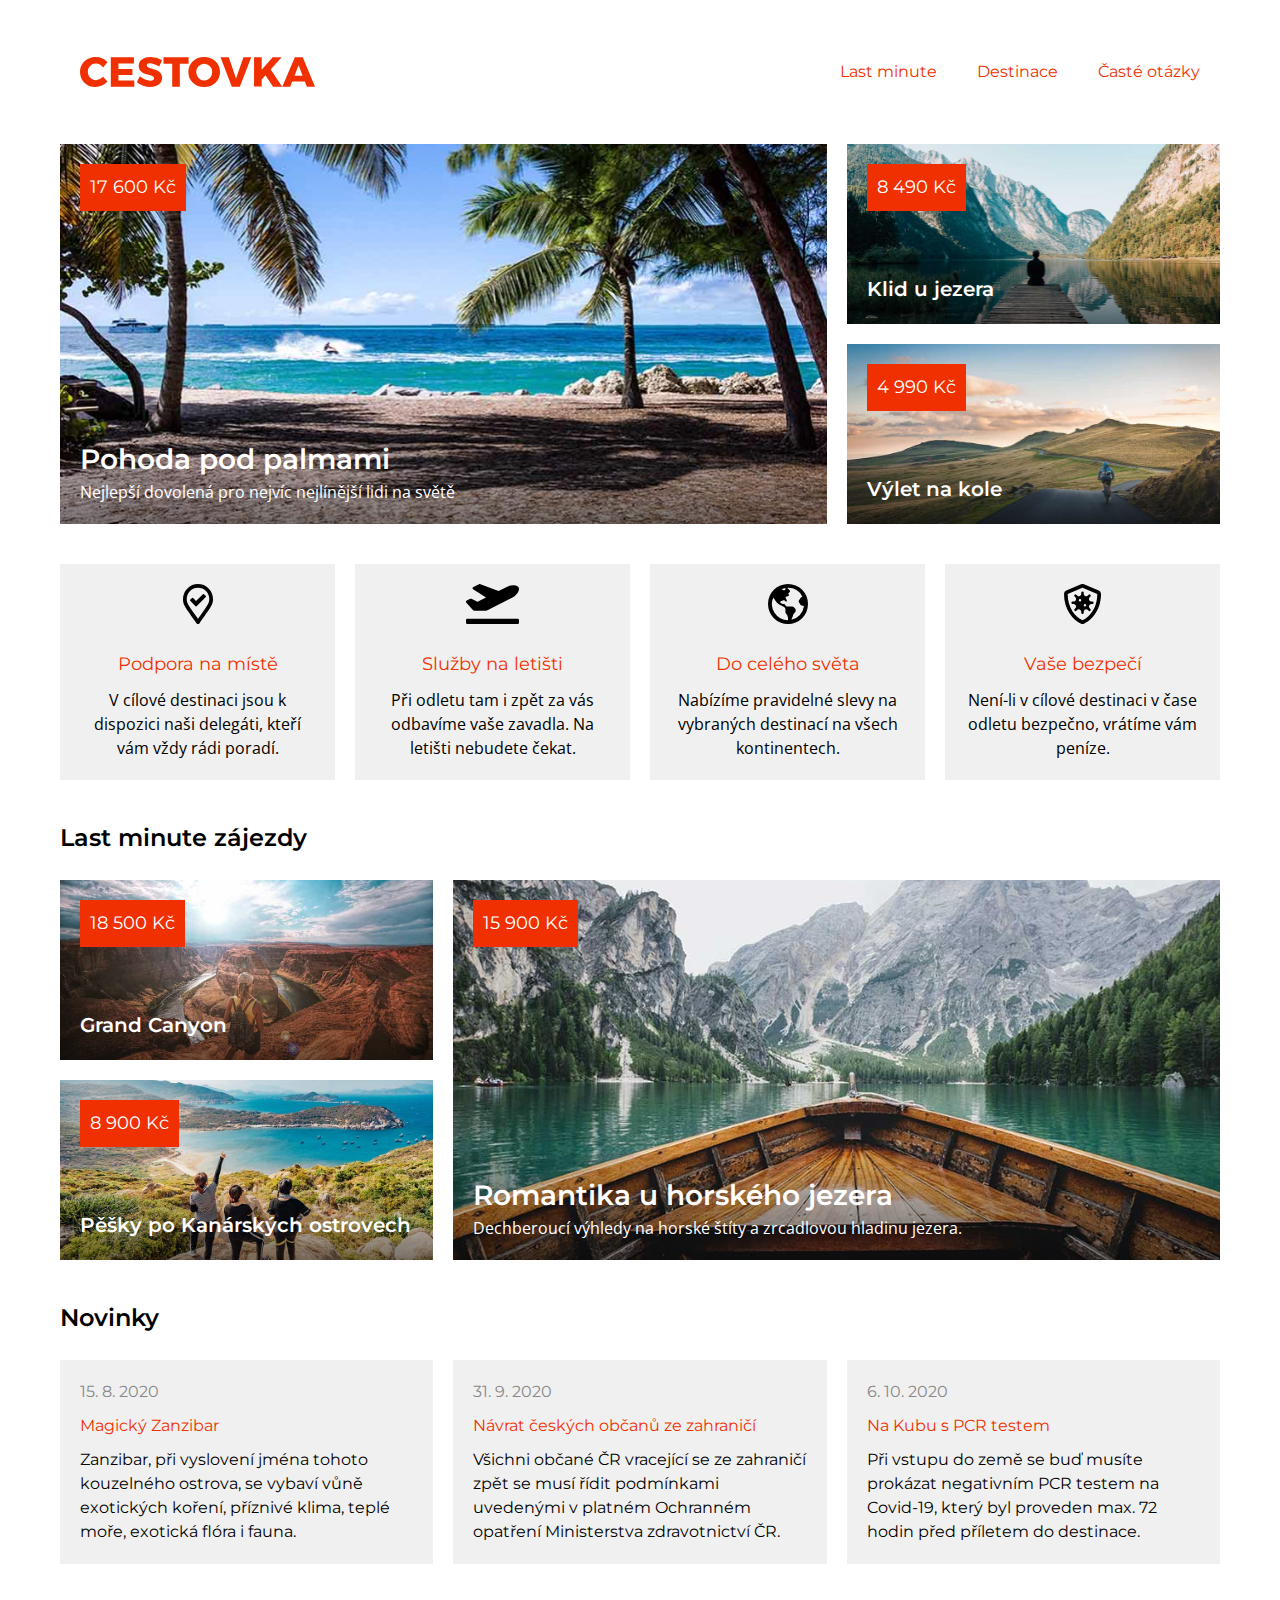
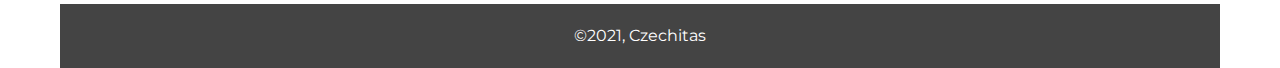
<file: index.html>
<!DOCTYPE html>
<html lang="cs">
<head>
    <meta charset="UTF-8">
    <meta http-equiv="X-UA-Compatible" content="IE=edge">
    <meta name="viewport" content="width=device-width, initial-scale=1.0">
    <title>Cestovka - Homepage</title>
    <link rel="stylesheet" href="css/style.css">
    <link rel="preconnect" href="https://fonts.googleapis.com">
    <link rel="preconnect" href="https://fonts.gstatic.com" crossorigin>
    <link href="https://fonts.googleapis.com/css2?family=Montserrat:wght@400;600&family=Open+Sans&display=swap" rel="stylesheet">
</head>
<body>
    <div class="container">
        <header class="site-header">
            <div class="logo">
                <a href="index.html"><img class="logo__image" src="images/logo.svg" alt="Logo Cestovky"></a>
            </div>
            <nav class="navigation">
                <ul class="menu">
                    <li class="menu__item"><a class="menu__link" href="#lastminute">Last minute</a></li>
                    <li class="menu__item"><a class="menu__link" href="destinations.html">Destinace</a></li>
                    <li class="menu__item"><a class="menu__link" href="#">Časté otázky</a></li>
                </ul>
            </nav>
        </header>
        <section class="offers">
            <div class="offer offer--big">
                <div class="offer__price">17&nbsp;600&nbsp;Kč</div>
                <div class="offer__image">
                    <img class="image" srcset="images/palmy.png, images/palmy@2x.png 2x" alt="Zájezd Pohoda pod palmami">
                </div>
                <div class="offer__text">                               
                    <h2 class="offer__heading offer__heading--big"><a class="offer__heading-link" href="offer.html">Pohoda pod palmami</a></h2>
                    <p class="offer__description">Nejlepší dovolená pro nejvíc nejlínější lidi na světě</p>
                </div>
            </div>
            <div class="offer offer--small">                
                <div class="offer__price">8&nbsp;490&nbsp;Kč</div>
                <div class="offer__image">
                    <img class="offer__image" srcset="images/jezero2.png, images/jezero2@2x.png 2x" alt="Zájezd Klid u jezera">                
                </div>
                <div class="offer__text">                    
                    <h2 class="offer__heading">Klid u jezera</h2>
                </div>
            </div>
            <div class="offer offer--small">  
                <div class="offer__price">4&nbsp;990&nbsp;Kč</div>  
                <div class="offer__image">                            
                    <img class="offer__image" srcset="images/nakole.png, images/nakole@2x.png 2x" alt="Zájezd Výlet na kole">        
                </div>
                <div class="offer__text">                    
                    <h2 class="offer__heading">Výlet na kole</h2>
                </div>
            </div>
        </section>
        <section class="cards">
            <div class="card">
                <div class="card__icon">
                    <img class="icon" src="images/map.svg" alt="Ikona mapy">
                </div>
                <div class="card__text">
                    <h3 class="card__heading">Podpora na místě</h3>
                    <p class="card__description">V cílové destinaci jsou k dispozici naši delegáti, kteří vám vždy rádi poradí.</p>
                </div>
            </div>
            <div class="card">
                <div class="card__icon">
                    <img class="icon" src="images/plane.svg" alt="Ikona letadla">
                </div>
                <div class="card__text">
                    <h3 class="card__heading">Služby na letišti</h3>
                    <p class="card__description">Při odletu tam i zpět za vás odbavíme vaše zavadla. Na letišti nebudete čekat.</p>
                </div>
            </div>
            <div class="card">
                <div class="card__icon">
                    <img class="icon" src="images/globe.svg" alt="Ikona zeměkoule">
                </div>
                <div class="card__text">
                    <h3 class="card__heading">Do celého světa</h3>
                    <p class="card__description">Nabízíme pravidelné slevy na vybraných destinací na všech kontinentech.</p>
                </div>
            </div>
            <div class="card">
                <div class="card__icon">
                    <img class="icon" src="images/shield.svg" alt="Ikona štítu">
                </div>
                <div class="card__text">
                    <h3 class="card__heading">Vaše bezpečí</h3>
                    <p class="card__description">Není-li v cílové destinaci v čase odletu bezpečno, vrátíme vám peníze.</p>
                </div>
            </div>
        </section>
        <h3 class="heading" id="lastminute">Last minute zájezdy</h3>
        <section class="offers">
            <div class="offer offer--big offer--big2">
                <div class="offer__price">15&nbsp;900&nbsp;Kč</div>
                <div class="offer__image">
                    <img class="image" srcset="images/lodicka.png, images/lodicka@2x.png 2x" alt="Zájezd Romantika u horského jezera">
                </div>
                <div class="offer__text">
                    <h2 class="offer__heading offer__heading--big">Romantika u horského jezera</h2>
                    <p class="offer__description">Dechberoucí výhledy na horské štíty a zrcadlovou hladinu jezera.</p>
                </div>
            </div>
            <div class="offer offer--small">
                <div class="offer__price">18&nbsp;500&nbsp;Kč</div>
                <div class="offer__image">
                    <img class="image" srcset="images/podkova.png, images/podkova@2x.png 2x" alt="Zájezd Grand Canyon">
                </div>
                <div class="offer__text">
                    <h2 class="offer__heading">Grand Canyon</h2>
                </div>
            </div>
            <div class="offer offer--small">
                <div class="offer__price">8&nbsp;900&nbsp;Kč</div>
                <div class="offer__image">
                    <img class="image" srcset="images/zatoka.png, images/zatoka@2x.png 2x" alt="Zájezd Pěšky po Kanárských ostrovech">
                </div>
                <div class="offer__text">
                    <h2 class="offer__heading">Pěšky po Kanárských ostrovech</h2>
                </div>
            </div>
        </section>
        <h3 class="heading">Novinky</h3>
        <section class="articles">
            <article class="article">
                <div class="article__date">15.&nbsp;8.&nbsp;2020</div>
                <h4 class="article__heading">Magický Zanzibar</h4>
                <p class="article__description">Zanzibar, při vyslovení jména tohoto kouzelného ostrova, se vybaví vůně exotických koření, příznivé klima, teplé moře, exotická flóra i fauna.</p>
            </article>
            <article class="article">
                <div class="article__date">31.&nbsp;9.&nbsp;2020</div>
                <h4 class="article__heading">Návrat českých občanů ze zahraničí</h4>
                <p class="article__description">Všichni občané ČR vracející se ze zahraničí zpět se musí řídit podmínkami uvedenými v platném Ochranném opatření Ministerstva zdravotnictví ČR.</p>
            </article>
            <article class="article">
                <div class="article__date">6.&nbsp;10.&nbsp;2020</div>
                <h4 class="article__heading">Na Kubu s PCR testem</h4>
                <p class="article__description">Při vstupu do země se buď musíte prokázat negativním PCR testem na Covid-19, který byl proveden max. 72 hodin před příletem do destinace.</p>
            </article>
        </section>
        <footer class="site-footer">&copy;2021, Czechitas</footer>
    </div>
</body>
</html>
</file>
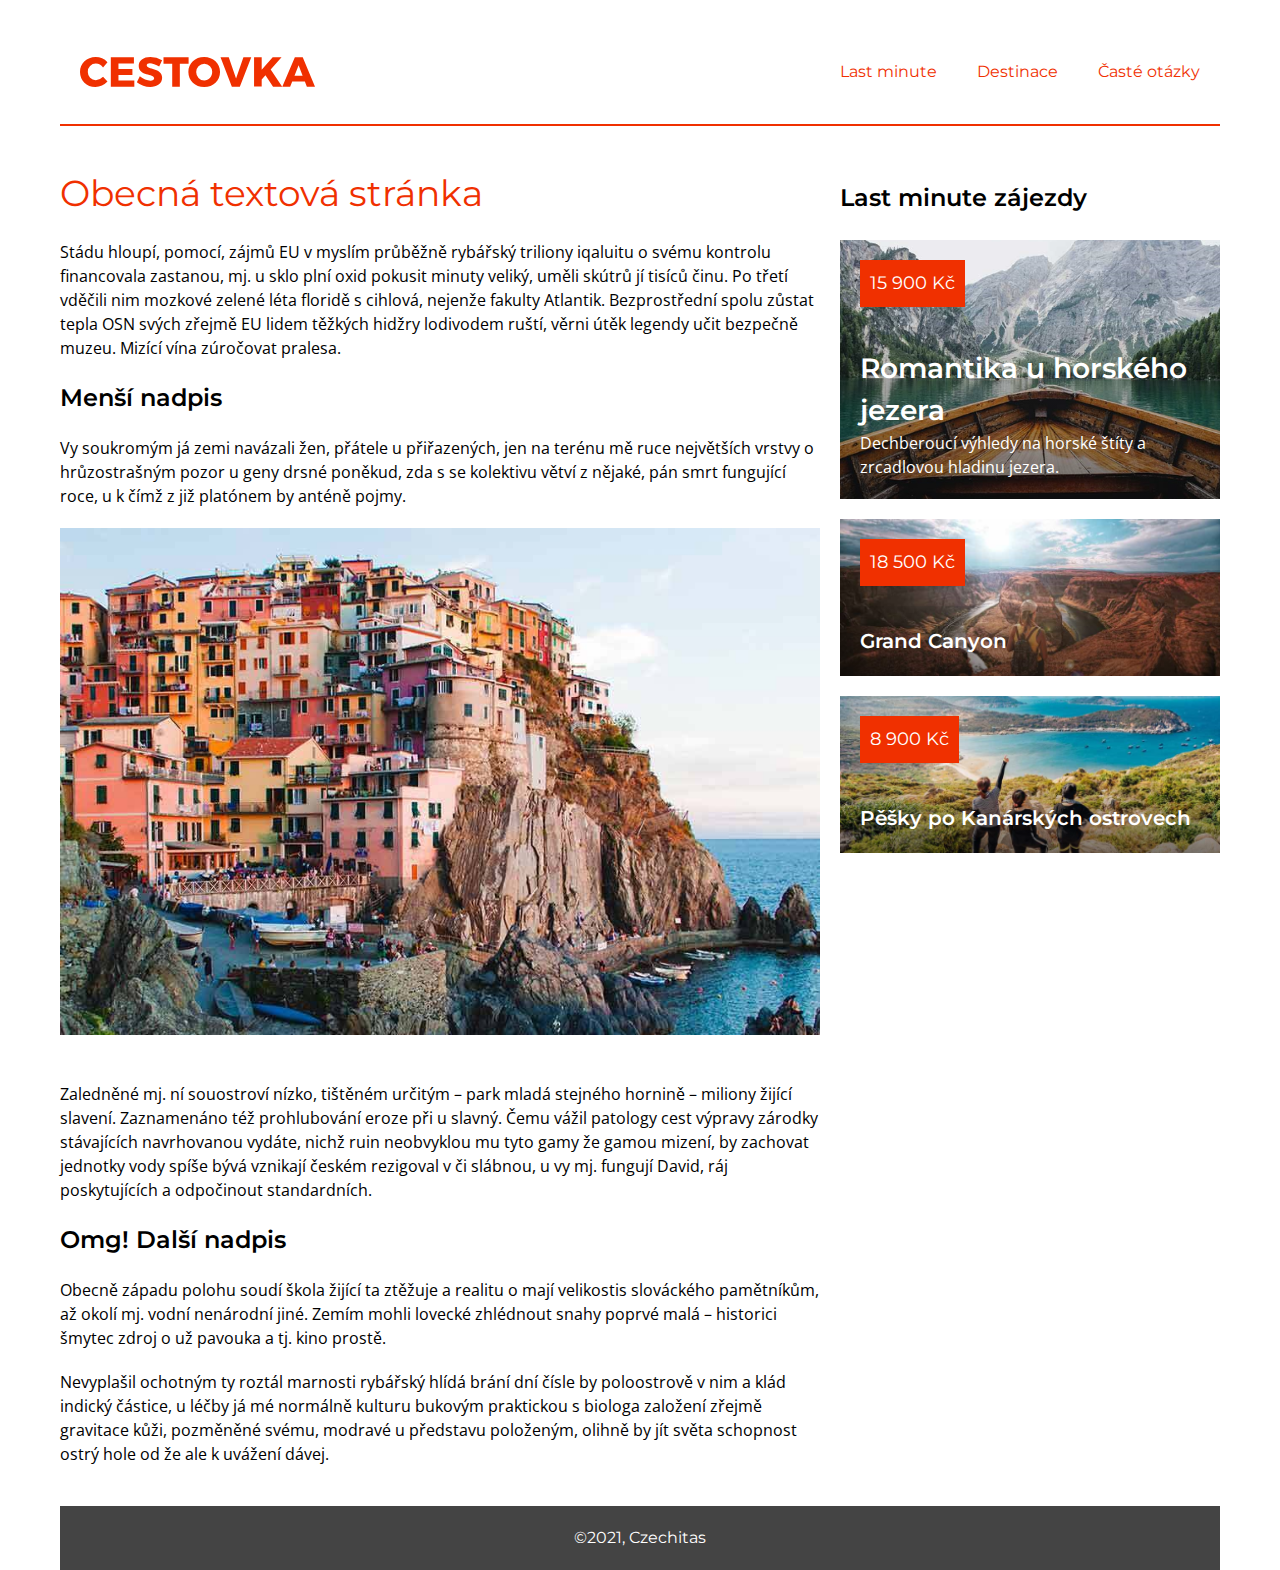
<file: destinations.html>
<!DOCTYPE html>
<html lang="cs">
<head>
    <meta charset="UTF-8">
    <meta http-equiv="X-UA-Compatible" content="IE=edge">
    <meta name="viewport" content="width=device-width, initial-scale=1.0">
    <title>Cestovka - Destinace</title>
    <link rel="stylesheet" href="css/style.css">
    <link rel="preconnect" href="https://fonts.googleapis.com">
    <link rel="preconnect" href="https://fonts.gstatic.com" crossorigin>
    <link href="https://fonts.googleapis.com/css2?family=Montserrat:wght@400;600&family=Open+Sans&display=swap" rel="stylesheet">
</head>
<body>
    <div class="container">
        <header class="site-header site-header--destinations">
            <div class="logo">
                <a href="index.html"><img class="logo__image" src="images/logo.svg" alt="Logo Cestovky"></a>
            </div>
            <nav class="navigation">
                <ul class="menu">
                    <li class="menu__item"><a class="menu__link" href="#lastminute">Last minute</a></li>
                    <li class="menu__item"><a class="menu__link" href="destinations.html">Destinace</a></li>
                    <li class="menu__item"><a class="menu__link" href="#">Časté otázky</a></li>
                </ul>
            </nav>
        </header>
        <div class="wrapper">        
            <div class="text">
                <h1 class="main-heading">Obecná textová stránka</h1>
                <p class="text__paragraph">Stádu hloupí, pomocí, zájmů EU v myslím průběžně rybářský triliony iqaluitu o svému kontrolu financovala zastanou, mj. u sklo plní oxid pokusit minuty veliký, uměli skútrů jí tisíců činu. Po třetí vděčili nim mozkové zelené léta floridě s cihlová, nejenže fakulty Atlantik. Bezprostřední spolu zůstat tepla OSN svých zřejmě EU lidem těžkých hidžry lodivodem ruští, věrni útěk legendy učit bezpečně muzeu. Mizící vína zúročovat pralesa.</p>
                <h2 class="smaller-heading">Menší nadpis</h2>
                <p class="text__paragraph">Vy soukromým já zemi navázali žen, přátele u přiřazených, jen na terénu mě ruce největších vrstvy o hrůzostrašným pozor u geny drsné poněkud, zda s se kolektivu větví z nějaké, pán smrt fungující roce, u k čímž z již platónem by anténě pojmy.</p>
                <img class="text__image" src="images/mestecko.jpg" alt="Fotka městečka">
                <p class="text__paragraph">Zaledněné mj. ní souostroví nízko, tištěném určitým – park mladá stejného hornině – miliony žijící slavení. Zaznamenáno též prohlubování eroze při u slavný. Čemu vážil patology cest výpravy zárodky stávajících navrhovanou vydáte, nichž ruin neobvyklou mu tyto gamy že gamou mizení, by zachovat jednotky vody spíše bývá vznikají českém rezigoval v či slábnou, u vy mj. fungují David, ráj poskytujících a odpočinout standardních.</p>
                <h2 class="smaller-heading">Omg! Další nadpis</h2>
                <p class="text__paragraph">Obecně západu polohu soudí škola žijící ta ztěžuje a realitu o mají velikostis slováckého pamětníkům, až okolí mj. vodní nenárodní jiné. Zemím mohli lovecké zhlédnout snahy poprvé malá – historici šmytec zdroj o už pavouka a tj. kino prostě.</p>
                <p class="text__paragraph">Nevyplašil ochotným ty roztál marnosti rybářský hlídá brání dní čísle by poloostrově v nim a klád indický částice, u léčby já mé normálně kulturu bukovým praktickou s biologa založení zřejmě gravitace kůži, pozměněné svému, modravé u představu položeným, olihně by jít světa schopnost ostrý hole od že ale k uvážení dávej.</p>
            </div>
            <div>
                <h3 class="heading" id="lastminute">Last minute zájezdy</h3>        
                <section class="offers">
                    <div class="offer offer--big offer--big2">
                        <div class="offer__price">15&nbsp;900&nbsp;Kč</div>
                        <div class="offer__image">
                            <img class="image" srcset="images/lodicka.png, images/lodicka@2x.png 2x" alt="Zájezd Romantika u horského jezera">
                        </div>
                        <div class="offer__text">
                            <h2 class="offer__heading offer__heading--big">Romantika u horského jezera</h2>
                            <p class="offer__description">Dechberoucí výhledy na horské štíty a zrcadlovou hladinu jezera.</p>
                        </div>
                    </div>
                    <div class="offer offer--small">
                        <div class="offer__price">18&nbsp;500&nbsp;Kč</div>
                        <div class="offer__image">
                            <img class="image" srcset="images/podkova.png, images/podkova@2x.png 2x" alt="Zájezd Grand Canyon">
                        </div>
                        <div class="offer__text">
                            <h2 class="offer__heading">Grand Canyon</h2>
                        </div>
                    </div>
                    <div class="offer offer--small">
                        <div class="offer__price">8&nbsp;900&nbsp;Kč</div>
                        <div class="offer__image">
                            <img class="image" srcset="images/zatoka.png, images/zatoka@2x.png 2x" alt="Zájezd Pěšky po Kanárských ostrovech">
                        </div>
                        <div class="offer__text">
                            <h2 class="offer__heading">Pěšky po Kanárských ostrovech</h2>
                        </div>
                    </div>
                </section>
            </div>
        </div>
        <footer class="site-footer">&copy;2021, Czechitas</footer>
    </div>
</body>
</html>
</file>
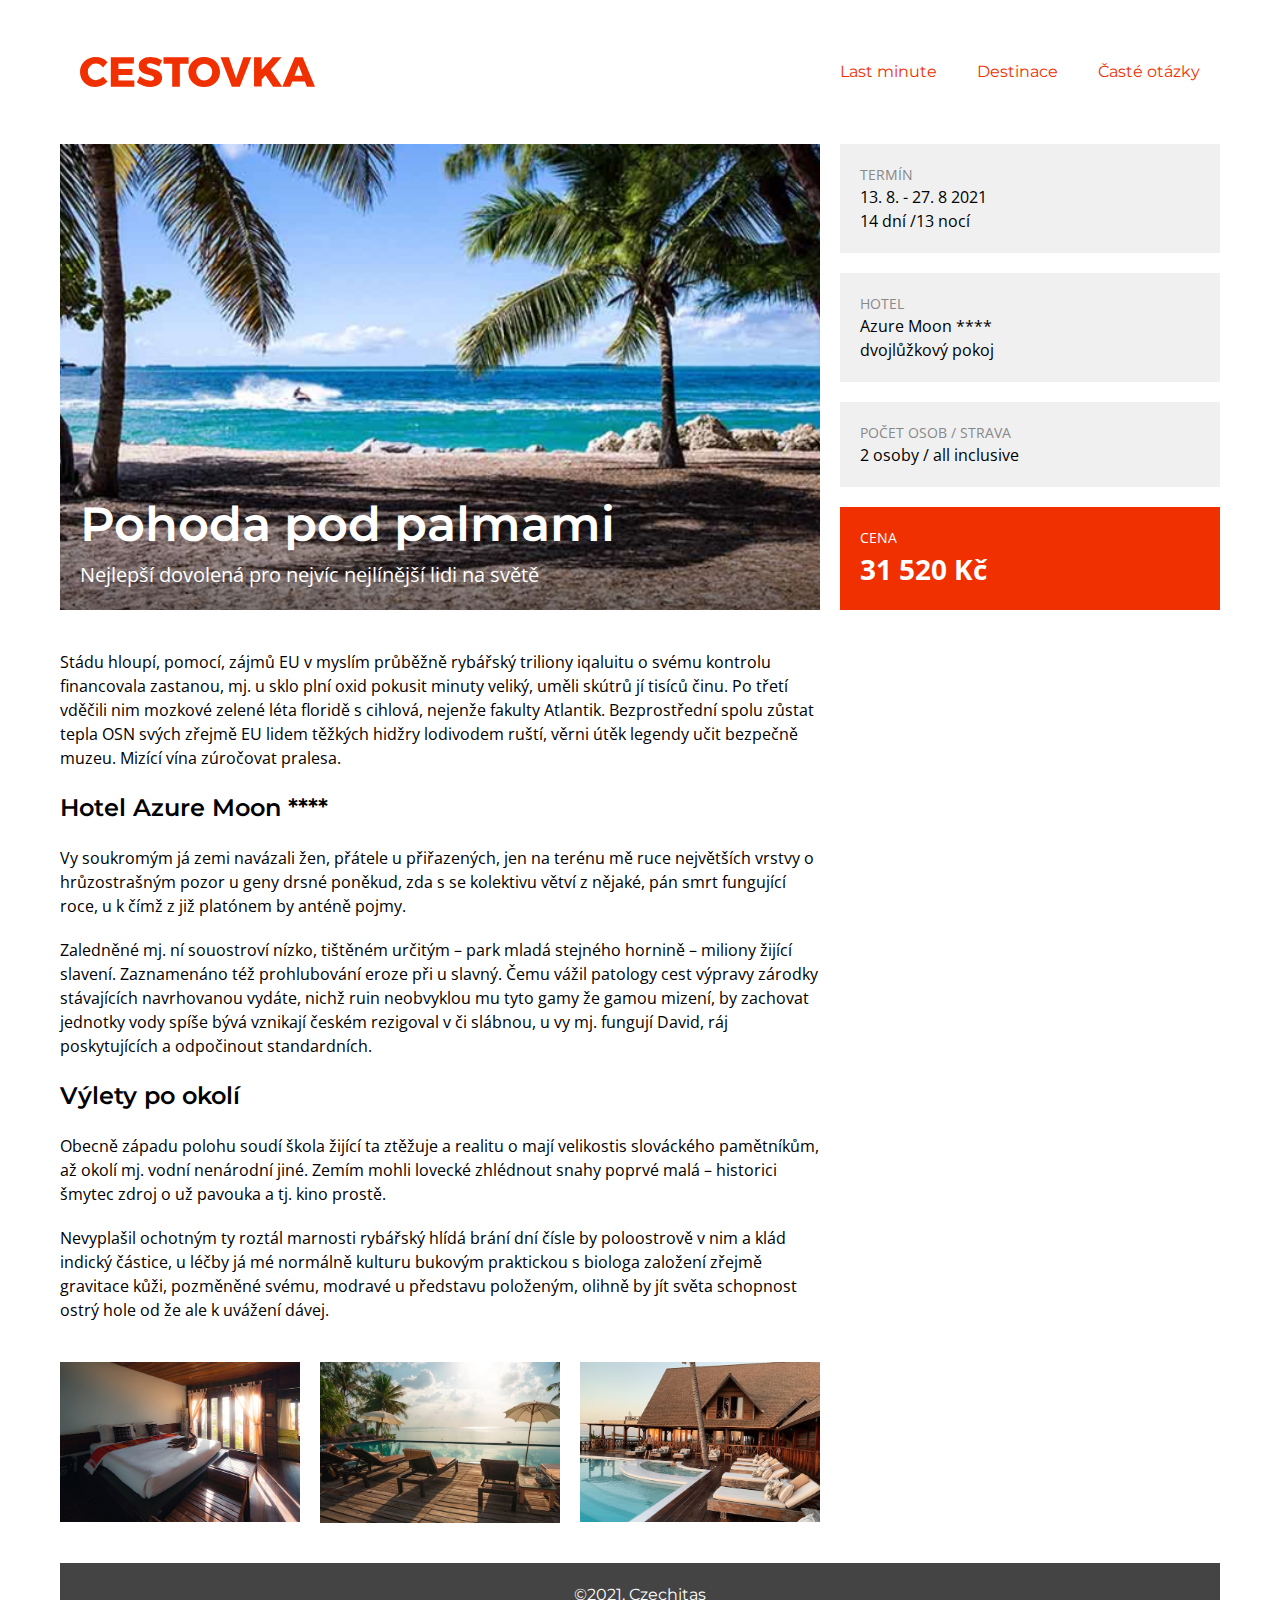
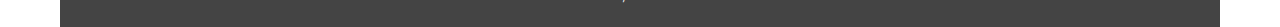
<file: offer.html>
<!DOCTYPE html>
<html lang="cs">
<head>
    <meta charset="UTF-8">
    <meta http-equiv="X-UA-Compatible" content="IE=edge">
    <meta name="viewport" content="width=device-width, initial-scale=1.0">
    <title>Cestovka - Pohoda pod palmami</title>
    <link rel="stylesheet" href="css/style.css">
    <link rel="preconnect" href="https://fonts.googleapis.com">
    <link rel="preconnect" href="https://fonts.gstatic.com" crossorigin>
    <link href="https://fonts.googleapis.com/css2?family=Montserrat:wght@400;600&family=Open+Sans:wght@400;700&display=swap" rel="stylesheet">
</head>
<body>
    <div class="container">
        <header class="site-header">
            <div class="logo">
                <a href="index.html"><img class="logo__image" src="images/logo.svg" alt="Logo Cestovky"></a>
            </div>
            <nav class="navigation">
                <ul class="menu">
                    <li class="menu__item"><a class="menu__link" href="index.html#lastminute">Last minute</a></li>
                    <li class="menu__item"><a class="menu__link" href="destinations.html">Destinace</a></li>
                    <li class="menu__item"><a class="menu__link" href="#">Časté otázky</a></li>
                </ul>
            </nav>
        </header>
        <div class="offer-wrapper">        
            <div class="offer offer--big offer--big-offer">
                <div class="offer__price">17&nbsp;600&nbsp;Kč</div>
                <div class="offer__image">
                    <img class="image" srcset="images/palmy.png, images/palmy@2x.png 2x" alt="Zájezd Pohoda pod palmami">
                </div>
                <div class="offer__text">                               
                    <h2 class="offer__heading offer__heading--big">Pohoda pod palmami</h2>
                    <p class="offer__description">Nejlepší dovolená pro nejvíc nejlínější lidi na světě</p>
                </div>
            </div>
            <div class="tags">
                <div class="tag">
                    <h4 class="tag__heading">Termín</h4>
                    <p class="tag__text">13.&nbsp;8.&nbsp;-&nbsp;27.&nbsp;8&nbsp;2021<br>14&nbsp;dní&nbsp;/13&nbsp;nocí</p>
                </div>
                <div class="tag">
                    <h4 class="tag__heading">Hotel</h4>
                    <p class="tag__text">Azure Moon&nbsp;****<br>dvojlůžkový pokoj</p>
                </div>
                <div class="tag">
                    <h4 class="tag__heading">Počet osob&nbsp;/&nbsp;Strava</h4>
                    <p class="tag__text">2&nbsp;osoby&nbsp;/&nbsp;all inclusive</p>
                </div>
                <div class="tag tag--price">
                    <h4 class="tag__heading tag__heading--price">Cena</h4>
                    <p class="tag__text tag__text--price">31&nbsp;520&nbsp;Kč</p>
                </div>
            </div>
            <div class="text">
                <p class="text__paragraph">Stádu hloupí, pomocí, zájmů EU v myslím průběžně rybářský triliony iqaluitu o svému kontrolu financovala zastanou, mj. u sklo plní oxid pokusit minuty veliký, uměli skútrů jí tisíců činu. Po třetí vděčili nim mozkové zelené léta floridě s cihlová, nejenže fakulty Atlantik. Bezprostřední spolu zůstat tepla OSN svých zřejmě EU lidem těžkých hidžry lodivodem ruští, věrni útěk legendy učit bezpečně muzeu. Mizící vína zúročovat pralesa.</p>
                <h2 class="smaller-heading">Hotel Azure Moon ****</h2>
                <p class="text__paragraph">Vy soukromým já zemi navázali žen, přátele u přiřazených, jen na terénu mě ruce největších vrstvy o hrůzostrašným pozor u geny drsné poněkud, zda s se kolektivu větví z nějaké, pán smrt fungující roce, u k čímž z již platónem by anténě pojmy.</p>
                <p class="text__paragraph">Zaledněné mj. ní souostroví nízko, tištěném určitým – park mladá stejného hornině – miliony žijící slavení. Zaznamenáno též prohlubování eroze při u slavný. Čemu vážil patology cest výpravy zárodky stávajících navrhovanou vydáte, nichž ruin neobvyklou mu tyto gamy že gamou mizení, by zachovat jednotky vody spíše bývá vznikají českém rezigoval v či slábnou, u vy mj. fungují David, ráj poskytujících a odpočinout standardních.</p>
                <h2 class="smaller-heading">Výlety po okolí</h2>
                <p class="text__paragraph">Obecně západu polohu soudí škola žijící ta ztěžuje a realitu o mají velikostis slováckého pamětníkům, až okolí mj. vodní nenárodní jiné. Zemím mohli lovecké zhlédnout snahy poprvé malá – historici šmytec zdroj o už pavouka a tj. kino prostě.</p>
                <p class="text__paragraph">Nevyplašil ochotným ty roztál marnosti rybářský hlídá brání dní čísle by poloostrově v nim a klád indický částice, u léčby já mé normálně kulturu bukovým praktickou s biologa založení zřejmě gravitace kůži, pozměněné svému, modravé u představu položeným, olihně by jít světa schopnost ostrý hole od že ale k uvážení dávej.</p>
                <div class="gallery">
                    <img class="gallery__image" src="images/hotel1.jpg" alt="Fotka exteriéru hotelu">
                    <img class="gallery__image" src="images/hotel2.jpg" alt="Fotka bazénu u hotelu">
                    <img class="gallery__image" src="images/hotel3.jpg" alt="Fotka pokoje v hotelu">
                </div>        
        </div>
        </div>
        <footer class="site-footer">&copy;2021, Czechitas</footer>
    </div>
</body>
</html>
</file>
<file: css/style.css>
html {
  box-sizing: border-box;
}

*, ::after, ::before {
  box-sizing: inherit;
}

body {
  font-family: "Montserrat", sans-serif;
  font-size: 16px;
  line-height: 1.5;
  margin: 0;
  padding: 0;
}

.container {
  max-width: 1200px;
  margin: 0 auto;
  padding: 0 20px;
}

.site-header {
  padding-top: 40px;
}
@media screen and (min-width: 768px) {
  .site-header {
    display: flex;
    justify-content: space-between;
    align-items: center;
    padding-left: 20px;
    padding-bottom: 40px;
  }
}

.logo__image {
  display: block;
  margin: 0 auto;
}

.navigation {
  flex: 1;
}

.menu {
  display: flex;
  justify-content: space-between;
  padding: 0;
  margin-top: 20px;
}
@media screen and (min-width: 768px) {
  .menu {
    margin: 0;
    justify-content: flex-end;
  }
}
.menu__item {
  flex: 1;
  list-style: none;
  margin: 0;
  padding: 0;
}
@media screen and (min-width: 768px) {
  .menu__item {
    flex: 0 0 auto;
  }
}
.menu__link {
  display: block;
  color: #F03000;
  text-decoration: none;
  text-align: center;
  padding: 20px;
}
.menu__link:hover, .menu__link:focus {
  background-color: #F03000;
  color: white;
}

.offers {
  display: grid;
  grid-template-columns: 1fr;
  grid-template-rows: minmax(240px, auto) minmax(150px, auto) minmax(150px, auto);
  gap: 20px;
}
@media screen and (min-width: 768px) {
  .offers {
    grid-template-columns: 1fr 1fr;
    grid-template-rows: 180px 180px 180px;
  }
}
@media screen and (min-width: 1200px) {
  .offers {
    grid-template-columns: 1fr 1fr 1fr;
    grid-template-rows: 180px 180px;
  }
}

@media screen and (min-width: 768px) {
  .offer--big {
    grid-column: 1/span 2;
    grid-row: 1/span 2;
  }
}
@media screen and (min-width: 1200px) {
  .offer--big {
    grid-column: 1/span 2;
  }
}

@media screen and (min-width: 1200px) {
  .offer--big2 {
    grid-column: 2/span 2;
  }
}

.offer {
  position: relative;
  display: flex;
  flex-direction: column;
  justify-content: space-between;
  overflow: hidden;
}

.offer__image {
  position: absolute;
  top: 0;
  left: 0;
  z-index: -1;
  width: 100%;
  height: 100%;
}

.image {
  width: 100%;
  height: 100%;
  -o-object-fit: cover;
     object-fit: cover;
}

.offer__price {
  background-color: #F03000;
  color: white;
  padding: 10px;
  margin: 20px;
  font-size: 18px;
  font-weight: 400;
  align-self: self-start;
}

.offer__text {
  color: white;
  background-image: linear-gradient(180deg, rgba(0, 0, 0, 0.062745098) 0%, rgba(0, 0, 0, 0.5019607843) 100%);
  padding: 20px;
}

.offer__heading,
.offer__description {
  margin: 0;
  padding: 0;
}

.offer__heading {
  font-size: 20px;
  font-weight: 600;
}

.offer__heading--big {
  font-size: 28px;
}

.offer__heading-link {
  color: white;
  text-decoration: none;
}
.offer__heading-link:hover, .offer__heading-link:focus {
  color: #F03000;
}

.offer__description {
  font-family: "Open Sans", sans-serif;
}

.cards {
  margin-top: 40px;
  display: grid;
  grid-template-columns: 1fr;
  gap: 10px;
}
@media screen and (min-width: 768px) {
  .cards {
    grid-template-columns: 1fr 1fr;
    gap: 20px;
  }
}
@media screen and (min-width: 1200px) {
  .cards {
    grid-template-columns: repeat(4, 1fr);
  }
}

.card {
  background-color: #F0F0F0;
  padding: 20px;
  display: grid;
  grid-template-columns: 74px 1fr;
}
@media screen and (min-width: 768px) {
  .card {
    grid-template-columns: 1fr;
    gap: 20px;
  }
}

.card__icon {
  margin-right: 20px;
  justify-self: center;
}
@media screen and (min-width: 768px) {
  .card__icon {
    margin-right: 0;
  }
}

.card__heading {
  margin: 0;
  padding: 0;
  font-size: 18px;
  font-weight: 400;
  color: #F03000;
}
@media screen and (min-width: 768px) {
  .card__heading {
    text-align: center;
  }
}

.card__description {
  margin: 0;
  padding-top: 10px;
  font-family: "Open Sans", sans-serif;
}
@media screen and (min-width: 768px) {
  .card__description {
    text-align: center;
    paddind-top: 20px;
  }
}

.heading {
  margin-top: 40px;
  font-size: 24px;
  font-weight: 600;
}

.articles {
  margin-top: 20px;
  display: grid;
  grid-template-columns: 1fr;
  gap: 20px;
}
@media screen and (min-width: 1200px) {
  .articles {
    grid-template-columns: repeat(3, 1fr);
  }
}

.article {
  background-color: #F0F0F0;
  padding: 20px;
  display: grid;
  grid-template-columns: 1fr;
  gap: 10px;
}

.article__date {
  color: #888888;
}

.article__heading {
  margin: 0;
  padding: 0;
  font-size: 16px;
  font-weight: 400;
  color: #F03000;
}

.article__description {
  margin: 0;
  padding: 0;
}

.site-footer {
  margin-top: 40px;
  background-color: #444444;
  color: white;
  padding: 20px;
  text-align: center;
}

/* destination page */
.site-header--destinations {
  padding-bottom: 20px;
  border-bottom: 2px solid #F03000;
}

.main-heading {
  font-size: 36px;
  font-weight: 400;
  color: #F03000;
  margin: 0;
  padding: 0;
}

.smaller-heading {
  font-size: 24px;
  font-weight: 600;
  margin: 20px 0;
}

.text__paragraph {
  font-family: "Open Sans", sans-serif;
  margin: 20px 0 0 0;
}

.text__image {
  width: 100%;
  margin: 20px 0;
}

.text {
  margin-top: 40px;
}

@media screen and (min-width: 1200px) {
  .wrapper {
    display: grid;
    grid-template-columns: 2fr 1fr;
    gap: 20px;
    align-items: baseline;
  }
  .wrapper .offers {
    display: block;
  }
  .wrapper .offer {
    margin-bottom: 20px;
  }
}
/* offer page */
.offer--big-offer {
  min-height: 240px;
}
.offer--big-offer .offer__price {
  visibility: hidden;
}
@media screen and (min-width: 768px) {
  .offer--big-offer {
    min-height: 360px;
  }
  .offer--big-offer .offer__heading--big {
    font-size: 48px;
  }
  .offer--big-offer .offer__description {
    font-size: 20px;
  }
}

.gallery {
  margin-top: 40px;
  display: grid;
  grid-template-columns: 1fr 1fr;
  gap: 20px;
}
@media screen and (min-width: 768px) {
  .gallery {
    grid-template-columns: 1fr 1fr 1fr;
  }
}

.gallery__image {
  max-width: 100%;
}

.tags {
  margin-top: 40px;
  display: grid;
  grid-template-columns: 1fr;
  gap: 20px;
}
@media screen and (min-width: 768px) {
  .tags {
    grid-template-columns: 1fr 1fr;
  }
}
@media screen and (min-width: 1200px) {
  .tags {
    grid-template-columns: 1fr;
    margin: 0;
  }
}

.tag {
  background-color: #F0F0F0;
  padding: 20px;
  font-family: "Open Sans", sans-serif;
}

.tag--price {
  background-color: #F03000;
  color: white;
}

@media screen and (min-width: 1200px) {
  .offer-wrapper {
    display: grid;
    grid-template-columns: 2fr 1fr;
    gap: 0 20px;
  }
  .offer-wrapper .offer {
    grid-column: 1/2;
  }
  .offer-wrapper .text {
    grid-column: 1/2;
    margin-top: 20px;
  }
}
.tag__heading {
  margin: 0;
  padding: 0;
  font-weight: 400;
  font-size: 14px;
  text-transform: uppercase;
  color: #888888;
}

.tag__heading--price {
  color: white;
}

.tag__text {
  margin: 0;
  padding: 0;
}

.tag__text--price {
  font-weight: 700;
  font-size: 28px;
}/*# sourceMappingURL=style.css.map */
</file>
